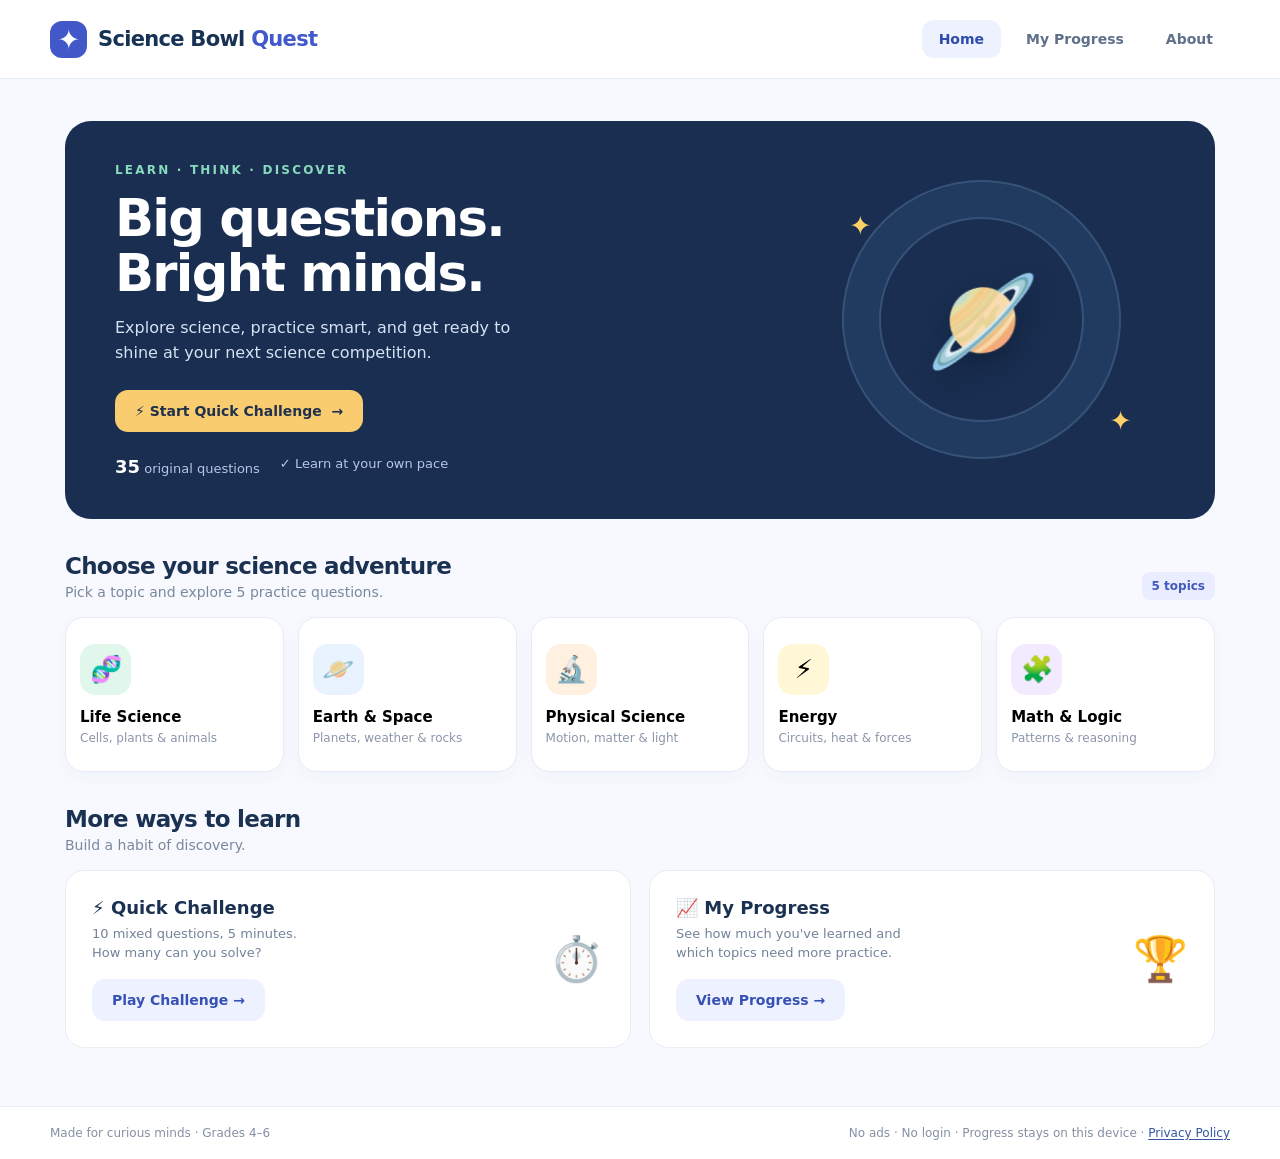
<file: index.html>
<!doctype html>
<html lang="en">
<head>
  <meta charset="utf-8">
  <meta name="viewport" content="width=device-width, initial-scale=1">
  <meta name="theme-color" content="#182f50">
  <meta name="description" content="Practice science, learn why, and build confidence for science quiz competitions. An original, offline-friendly study app for grades 4–6.">
  <meta name="color-scheme" content="light">
  <title>Science Bowl Quest — Learn. Think. Discover.</title>
  <link rel="manifest" href="./manifest.webmanifest">
  <link rel="icon" href="./icons/icon-192.svg" type="image/svg+xml">
  <link rel="stylesheet" href="./styles.css">
</head>
<body>
  <div class="app-shell">
    <header class="topbar">
      <button class="brand" id="home-link" aria-label="Science Bowl Quest home">
        <span class="brand-icon" aria-hidden="true">✦</span>
        <span>Science Bowl <strong>Quest</strong></span>
      </button>
      <nav aria-label="Main navigation">
        <button class="nav-button active" data-view="home">Home</button>
        <button class="nav-button" data-view="progress">My Progress</button>
        <button class="nav-button" data-view="about">About</button>
      </nav>
    </header>
    <main id="app" tabindex="-1" aria-live="polite"></main>
    <footer class="footer"><span>Made for curious minds · Grades 4–6</span><span>No ads · No login · Progress stays on this device · <a href="./privacy.html">Privacy Policy</a></span></footer>
  </div>
  <script src="./questions.js" defer></script>
  <script src="./app.js" defer></script>
</body>
</html>
</file>
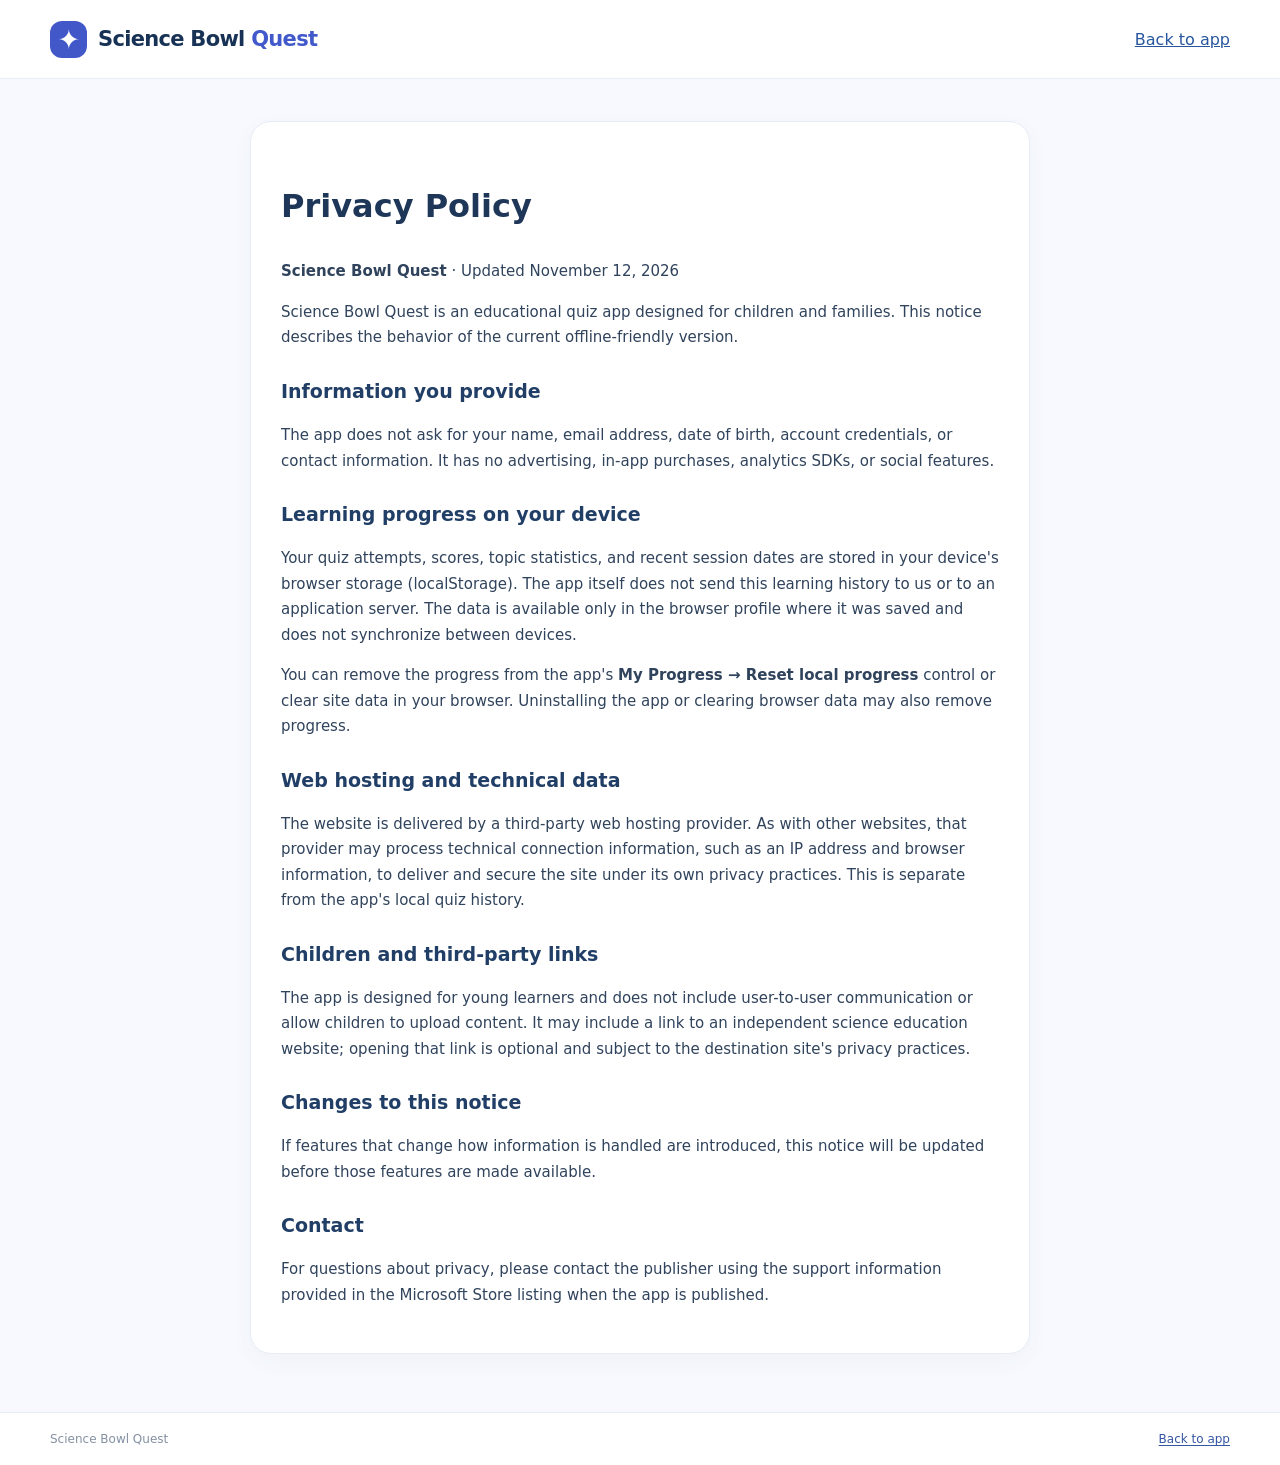
<file: privacy.html>
<!doctype html>
<html lang="en">
<head>
  <meta charset="utf-8">
  <meta name="viewport" content="width=device-width, initial-scale=1">
  <meta name="color-scheme" content="light">
  <title>Privacy Policy — Science Bowl Quest</title>
  <link rel="icon" href="./icons/icon-192.svg" type="image/svg+xml">
  <link rel="stylesheet" href="./styles.css">
</head>
<body>
  <div class="app-shell">
    <header class="topbar"><a href="./index.html" class="brand" style="text-decoration:none"><span class="brand-icon" aria-hidden="true">✦</span><span>Science Bowl <strong>Quest</strong></span></a><nav><a href="./index.html">Back to app</a></nav></header>
    <main><article class="privacy-main surface" style="padding:30px">
      <h1>Privacy Policy</h1>
      <p><strong>Science Bowl Quest</strong> · Updated November 12, 2026</p>
      <p>Science Bowl Quest is an educational quiz app designed for children and families. This notice describes the behavior of the current offline-friendly version.</p>
      <h2>Information you provide</h2>
      <p>The app does not ask for your name, email address, date of birth, account credentials, or contact information. It has no advertising, in-app purchases, analytics SDKs, or social features.</p>
      <h2>Learning progress on your device</h2>
      <p>Your quiz attempts, scores, topic statistics, and recent session dates are stored in your device's browser storage (localStorage). The app itself does not send this learning history to us or to an application server. The data is available only in the browser profile where it was saved and does not synchronize between devices.</p>
      <p>You can remove the progress from the app's <strong>My Progress → Reset local progress</strong> control or clear site data in your browser. Uninstalling the app or clearing browser data may also remove progress.</p>
      <h2>Web hosting and technical data</h2>
      <p>The website is delivered by a third-party web hosting provider. As with other websites, that provider may process technical connection information, such as an IP address and browser information, to deliver and secure the site under its own privacy practices. This is separate from the app's local quiz history.</p>
      <h2>Children and third-party links</h2>
      <p>The app is designed for young learners and does not include user-to-user communication or allow children to upload content. It may include a link to an independent science education website; opening that link is optional and subject to the destination site's privacy practices.</p>
      <h2>Changes to this notice</h2>
      <p>If features that change how information is handled are introduced, this notice will be updated before those features are made available.</p>
      <h2>Contact</h2>
      <p>For questions about privacy, please contact the publisher using the support information provided in the Microsoft Store listing when the app is published.</p>
    </article></main>
    <footer class="footer"><span>Science Bowl Quest</span><span><a href="./index.html">Back to app</a></span></footer>
  </div>
</body>
</html>
</file>
<file: styles.css>
:root {font-family: Inter, ui-sans-serif, system-ui, -apple-system, BlinkMacSystemFont, 'Segoe UI', sans-serif;color:#1b3152;background:#f7f9fe;font-synthesis:none;}
* {box-sizing:border-box} body {margin:0;min-width:320px;} button {font:inherit;cursor:pointer} button:focus-visible{outline:3px solid #6ba9ec;outline-offset:3px} a{color:#27569e} strong{font-weight:800} .app-shell{min-height:100vh;display:flex;flex-direction:column}.topbar{height:79px;padding:0 max(28px,calc((100vw - 1180px)/2));display:flex;align-items:center;justify-content:space-between;background:white;border-bottom:1px solid #e8eef6;gap:18px}.brand{display:flex;align-items:center;gap:11px;background:none;border:0;color:#173255;font-size:21px;font-weight:650;padding:0;letter-spacing:-.7px}.brand strong{color:#4159ca}.brand-icon{display:inline-flex;width:37px;height:37px;align-items:center;justify-content:center;background:#4258c9;color:white;border-radius:12px;font-size:27px}nav{display:flex;gap:8px}.nav-button{padding:11px 17px;background:transparent;border:0;color:#60708a;font-size:14px;font-weight:650;border-radius:12px}.nav-button.active,.nav-button:hover{color:#2e4cb0;background:#eef2ff} main{width:min(1150px,calc(100% - 44px));margin:0 auto;flex:1;padding:42px 0 58px}.footer{background:white;border-top:1px solid #e8eef6;padding:19px max(28px,calc((100vw - 1180px)/2));color:#8490a3;font-size:12px;display:flex;justify-content:space-between;gap:15px}.home-hero{background:#192e51;border-radius:26px;position:relative;overflow:hidden;display:grid;grid-template-columns:1.3fr .7fr;color:white;min-height:294px;padding:42px 50px}.eyebrow{font-size:12px;text-transform:uppercase;letter-spacing:2.2px;font-weight:800;color:#88d9bd}.home-hero h1{font-size:clamp(36px,4vw,56px);line-height:1.07;letter-spacing:-1.7px;margin:14px 0}.home-hero p{font-size:16px;line-height:1.6;color:#d5e2f4;max-width:440px;margin:0 0 24px}.hero-deco{position:relative;display:flex;align-items:center;justify-content:center}.hero-orbit{width:205px;height:205px;border:2px solid #365276;border-radius:50%;display:flex;align-items:center;justify-content:center;transform:rotate(-16deg);box-shadow:0 0 0 35px #213b60,0 0 0 37px #365276}.hero-planet{font-size:106px;filter:drop-shadow(0 12px 16px #11223d)}.hero-star{font-size:27px;position:absolute;color:#ffcf68}.star-a{left:14%;top:15%}.star-b{right:9%;bottom:13%}.section-heading{display:flex;justify-content:space-between;align-items:end;gap:15px;margin:34px 0 17px}.section-heading h2{font-size:23px;letter-spacing:-.7px;margin:0}.section-heading p{color:#7a889d;font-size:14px;margin:5px 0 0}.tag{color:#4159ba;font-size:12px;font-weight:750;background:#e9edff;border-radius:8px;padding:7px 10px}.categories{display:grid;grid-template-columns:repeat(5,minmax(0,1fr));gap:14px}.cat-card{border:1px solid #e7ecf5;background:white;border-radius:19px;padding:20px 14px;text-align:left;box-shadow:0 6px 18px #26456a08;min-height:155px;transition:transform .15s,box-shadow .15s}.cat-card:hover{transform:translateY(-3px);box-shadow:0 13px 26px #26456a17}.cat-icon{display:flex;align-items:center;justify-content:center;width:51px;height:51px;border-radius:15px;font-size:26px;margin-bottom:13px}.cat-card h3{font-size:15px;margin:0 0 5px}.cat-card p{font-size:12px;margin:0;color:#8a96a9}.cat-life .cat-icon{background:#e1f7ec}.cat-earth .cat-icon{background:#e9f2ff}.cat-physical .cat-icon{background:#fff0df}.cat-energy .cat-icon{background:#fff7d6}.cat-math .cat-icon{background:#f2eaff}.primary-btn,.secondary-btn,.ghost-btn{border:0;border-radius:13px;padding:13px 20px;font-weight:800;font-size:14px}.primary-btn{background:#f9cc70;color:#20314b}.primary-btn:hover{background:#ffdc98}.secondary-btn{background:#425ac4;color:white}.secondary-btn:hover{background:#3449a6}.ghost-btn{background:#eef2ff;color:#3751b5}.ghost-btn:hover{background:#e1e7ff}.primary-btn:disabled,.secondary-btn:disabled{opacity:.5;cursor:not-allowed}.feature-row{display:grid;grid-template-columns:1fr 1fr;gap:18px}.feature{background:white;border:1px solid #e8edf4;border-radius:19px;padding:26px;display:flex;align-items:center;justify-content:space-between;gap:15px}.feature h3{margin:0 0 6px;font-size:18px}.feature p{margin:0;color:#73839a;line-height:1.5;font-size:13px}.feature .emoji{font-size:44px}.mini-stats{display:flex;gap:20px;font-size:13px;color:#b6c7e5;margin-top:24px}.mini-stats b{color:white;font-size:18px}.quiz-layout{display:grid;grid-template-columns:minmax(0,1fr) 275px;gap:22px;align-items:start}.quiz-main,.quiz-sidebar,.surface{background:#fff;border:1px solid #e7ecf4;border-radius:21px;box-shadow:0 8px 25px #2741660a}.quiz-main{padding:34px}.quiz-sidebar{padding:25px}.back-btn{background:transparent;border:0;color:#5d729a;padding:0;font-weight:750;font-size:13px;margin-bottom:24px}.quiz-header{display:flex;align-items:center;justify-content:space-between;gap:12px}.quiz-index{color:#546c93;font-weight:800;font-size:13px}.timer{background:#edf4ff;color:#3e549d;border-radius:10px;padding:8px 12px;font-size:14px;font-variant-numeric:tabular-nums;font-weight:800}.timer.urgent{background:#fff1ef;color:#ba423e}.progress-track{height:8px;background:#edf1f8;border-radius:20px;overflow:hidden;margin:17px 0 29px}.progress-fill{height:100%;background:#66cba9;border-radius:20px;transition:width .15s}.question-topic{color:#3b59bf;text-transform:uppercase;font-size:12px;letter-spacing:1px;font-weight:800}.question-text{margin:15px 0 26px;font-weight:800;font-size:clamp(22px,2.5vw,28px);letter-spacing:-.5px;line-height:1.35}.answers{display:grid;gap:11px}.answer{border:2px solid #e7ecf5;background:#fff;text-align:left;border-radius:14px;padding:15px 17px;display:flex;gap:14px;align-items:center;font-size:15px;color:#273955;transition:border-color .1s,background .1s}.answer:hover:not(:disabled){border-color:#9baef1;background:#f8faff}.answer:disabled{cursor:default}.answer-letter{width:29px;height:29px;border-radius:9px;display:flex;align-items:center;justify-content:center;background:#f1f4fa;color:#677993;font-size:13px;font-weight:850;flex-shrink:0}.answer.correct{border-color:#5ac89c;background:#eefbf4}.answer.correct .answer-letter{background:#53c495;color:white}.answer.incorrect{border-color:#f19b93;background:#fff4f2}.answer.incorrect .answer-letter{background:#ed8a80;color:white}.feedback{margin-top:22px;border-radius:15px;padding:19px;background:#edf9f3;border:1px solid #cbeedb}.feedback.wrong{background:#fff6ed;border-color:#ffe2b8}.feedback h3{margin:0 0 7px;font-size:16px}.feedback p{margin:0;line-height:1.6;color:#50627a;font-size:14px}.quiz-actions{display:flex;justify-content:flex-end;margin-top:23px}.aside-heading{font-weight:800;font-size:16px;margin-bottom:18px}.aside-number{font-size:34px;font-weight:900;letter-spacing:-1px}.aside-subtext{font-size:12px;color:#8490a3}.aside-row{display:flex;justify-content:space-between;border-top:1px solid #eef1f6;padding:17px 0;font-size:14px;color:#7d8ba0}.aside-row b{color:#294262}.aside-note{background:#f5f7fd;color:#6a7d99;border-radius:13px;padding:13px;font-size:12px;line-height:1.6;margin-top:11px}.panel-page{max-width:920px;margin:0 auto}.panel-page h1{font-size:34px;letter-spacing:-1.2px;margin:0 0 7px}.panel-page .intro{color:#75859b;line-height:1.6;margin:0 0 25px}.stats-grid{display:grid;grid-template-columns:repeat(3,1fr);gap:16px}.stat-card{background:white;border:1px solid #e7ecf4;padding:23px;border-radius:18px}.stat-card b{display:block;font-size:31px;letter-spacing:-1px;margin:6px 0}.stat-card span{font-size:12px;color:#8090a5}.topic-progress{background:white;border:1px solid #e7ecf4;border-radius:20px;padding:26px;margin-top:21px}.topic-progress h2{font-size:20px;margin:0 0 20px}.topic-bar{display:grid;grid-template-columns:155px 1fr 90px;gap:14px;align-items:center;margin:18px 0;font-size:13px}.topic-bar b{text-align:right;color:#657895;font-size:12px}.track{height:10px;background:#edf1f8;border-radius:15px;overflow:hidden}.track-fill{height:100%;background:#6c8fe9;border-radius:15px}.center{text-align:center}.result-hero{font-size:64px;margin:9px 0 12px}.result-score{font-size:52px;font-weight:900;letter-spacing:-2px;margin:9px 0}.result-score span{color:#8290a6;font-size:25px}.result-sub{color:#7788a0;line-height:1.5}.result-actions{display:flex;gap:13px;justify-content:center;margin:23px 0}.review-list{margin:24px auto 0;max-width:700px;text-align:left}.review{padding:16px 0;border-top:1px solid #e9edf3}.review h4{margin:0 0 7px;font-size:14px}.review p{margin:0;color:#718199;font-size:13px;line-height:1.5}.about-card{padding:28px 33px;line-height:1.7;color:#5b6d86}.about-card p:first-child{margin-top:0}.about-card h2{color:#203e66}.small-note{font-size:12px;color:#8796a8}.danger-btn{border:1px solid #f2c4c2;color:#ae4745;background:#fff8f8;border-radius:10px;padding:10px 14px;font-weight:800;margin-top:15px}.pill{display:inline-block;background:#edf2ff;color:#3650a7;padding:6px 10px;border-radius:10px;font-weight:750;font-size:12px}.muted{color:#7f8fa7}.empty-state{text-align:center;color:#7b8ba3;padding:32px;border:1px dashed #d7e0ed;border-radius:14px}.noscript{padding:30px;color:#be3d3d}
@media(max-width:850px){.categories{grid-template-columns:repeat(3,minmax(0,1fr))}.quiz-layout{grid-template-columns:1fr}.quiz-sidebar{display:grid;grid-template-columns:repeat(3,1fr);gap:15px}.aside-heading,.aside-note{grid-column:1/-1}.aside-row{border:0}.home-hero{padding:34px;grid-template-columns:1fr .45fr}.hero-orbit{width:145px;height:145px}.hero-planet{font-size:78px}}
@media(max-width:600px){.topbar{height:auto;flex-direction:column;padding:16px 12px;gap:11px}.brand{font-size:19px}nav{width:100%;justify-content:center}.nav-button{padding:8px 11px;font-size:13px}main{width:calc(100% - 26px);padding:18px 0 35px}.home-hero{grid-template-columns:1fr;min-height:0;padding:28px}.home-hero h1{font-size:36px}.hero-deco{display:none}.categories{grid-template-columns:repeat(2,minmax(0,1fr));gap:10px}.cat-card{min-height:142px}.feature-row{grid-template-columns:1fr}.quiz-main{padding:22px 17px}.quiz-sidebar{grid-template-columns:repeat(2,1fr);padding:20px}.aside-heading,.aside-note{grid-column:1/-1}.quiz-sidebar .aside-row:last-of-type{display:none}.stats-grid{gap:9px}.stat-card{padding:15px}.stat-card b{font-size:24px}.topic-bar{grid-template-columns:103px 1fr 67px;gap:8px}.footer{display:block;text-align:center;line-height:1.8;padding:13px}.footer span{display:block}.result-actions{flex-wrap:wrap}}

.footer a {color:#3456a3;text-underline-offset:2px}.footer a:focus-visible {outline:3px solid #6ba9ec;outline-offset:3px}
.privacy-main{max-width:780px;margin:0 auto;line-height:1.7;color:#30435c}.privacy-main h1{font-size:32px;color:#1e3658}.privacy-main h2{font-size:19px;margin-top:24px;color:#203e66}.privacy-main p,.privacy-main li{font-size:15px}
</file>
